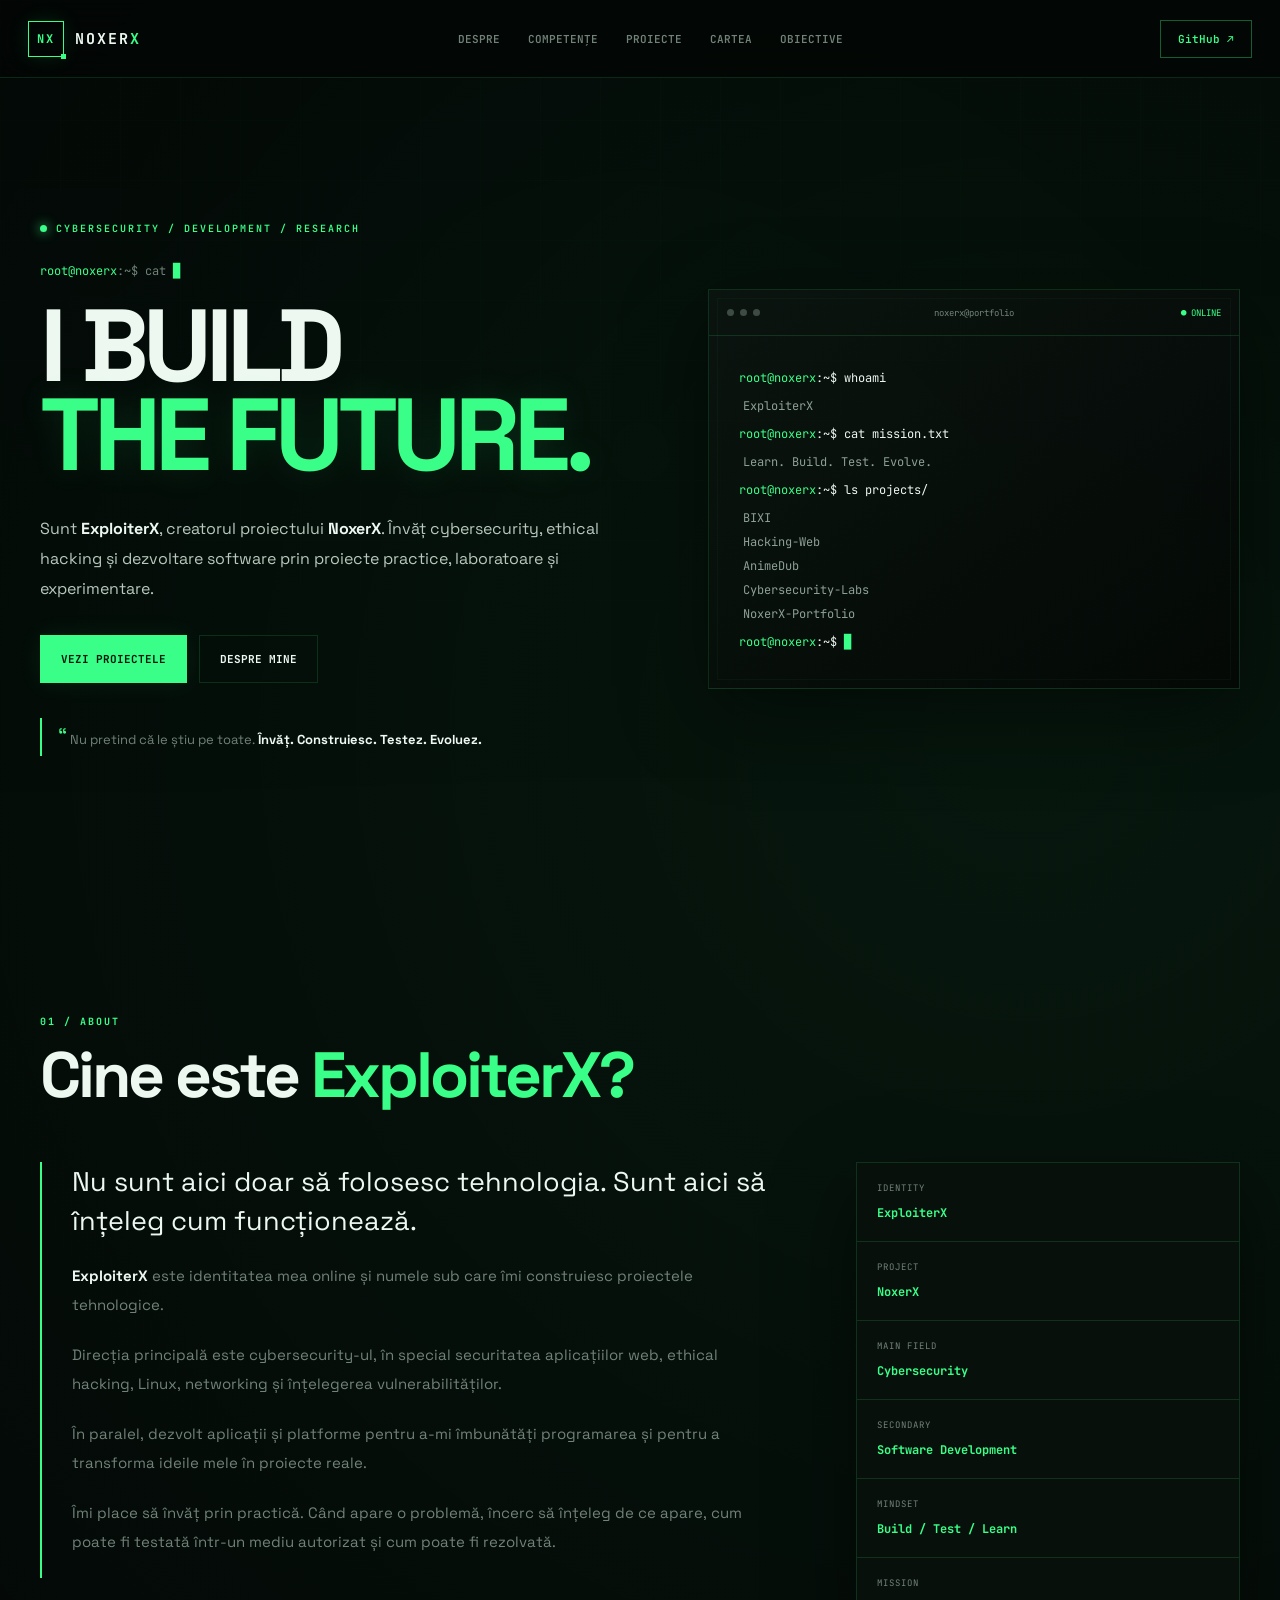
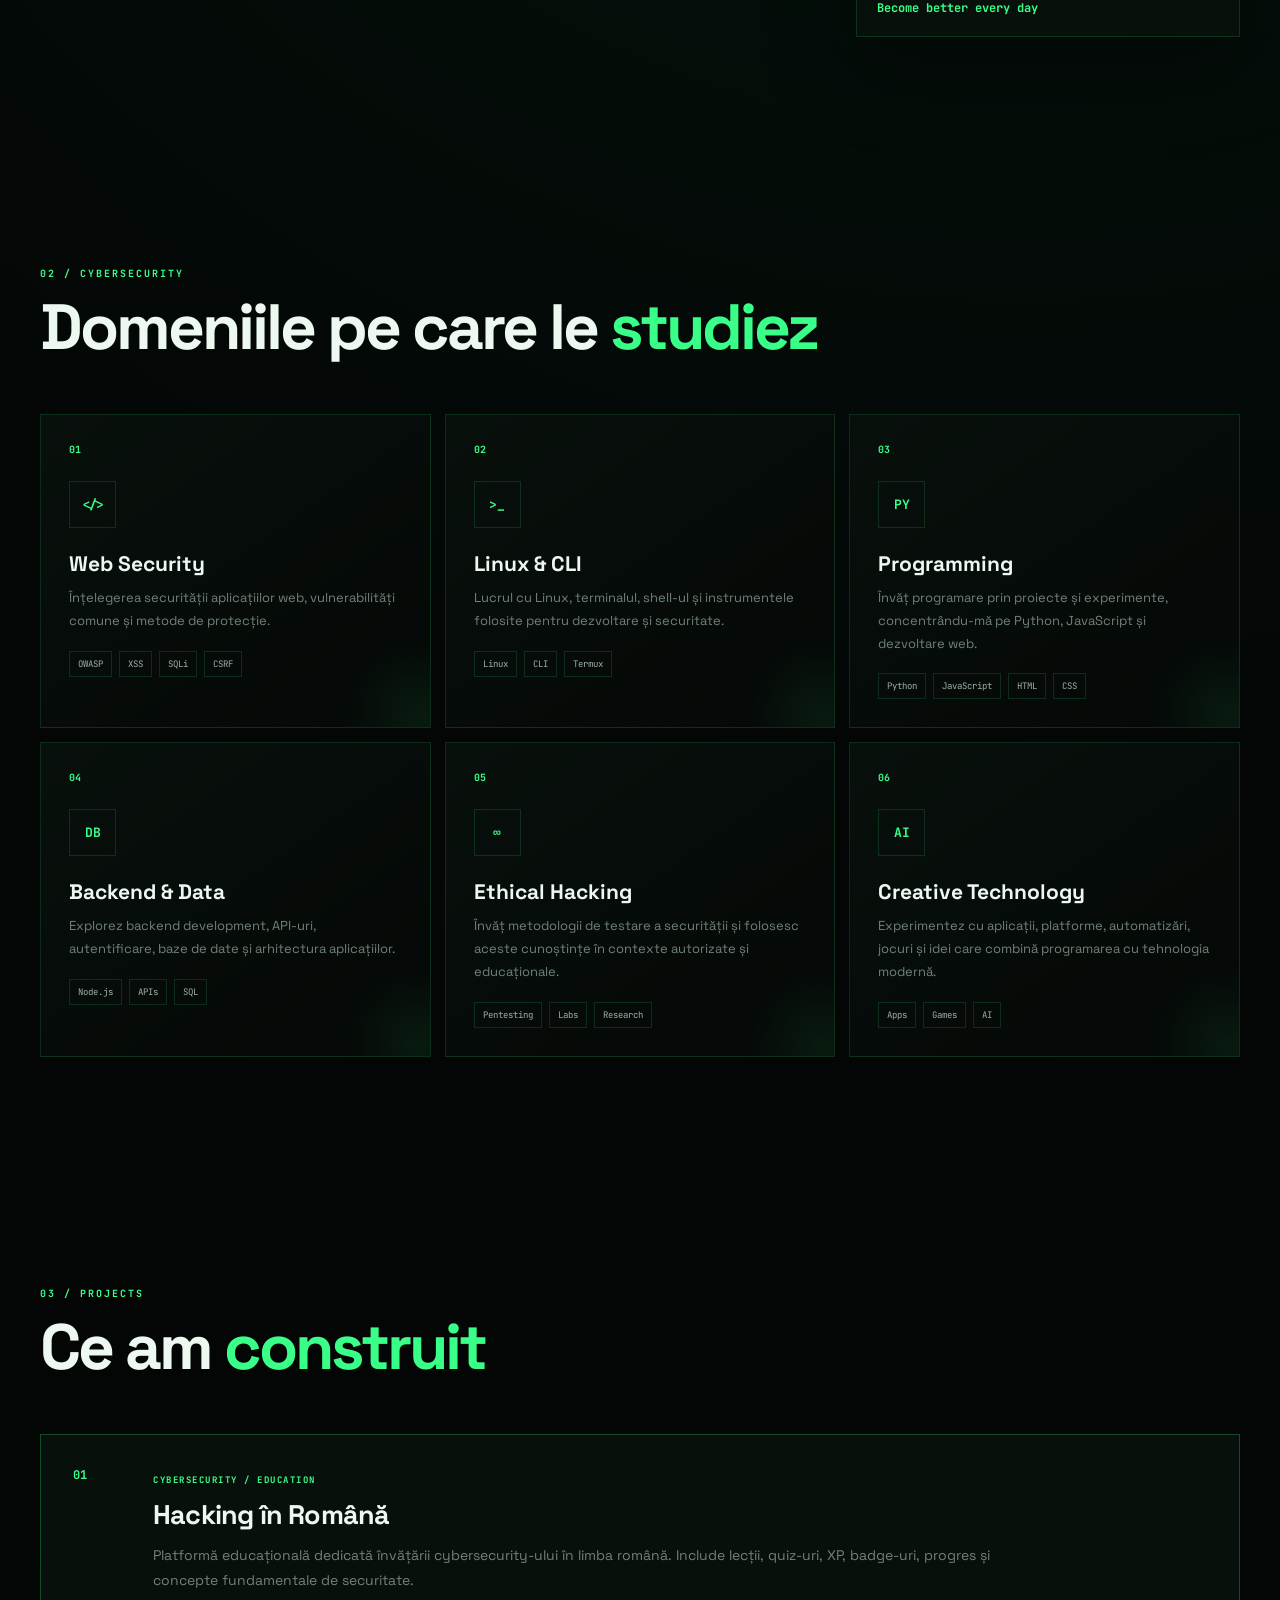
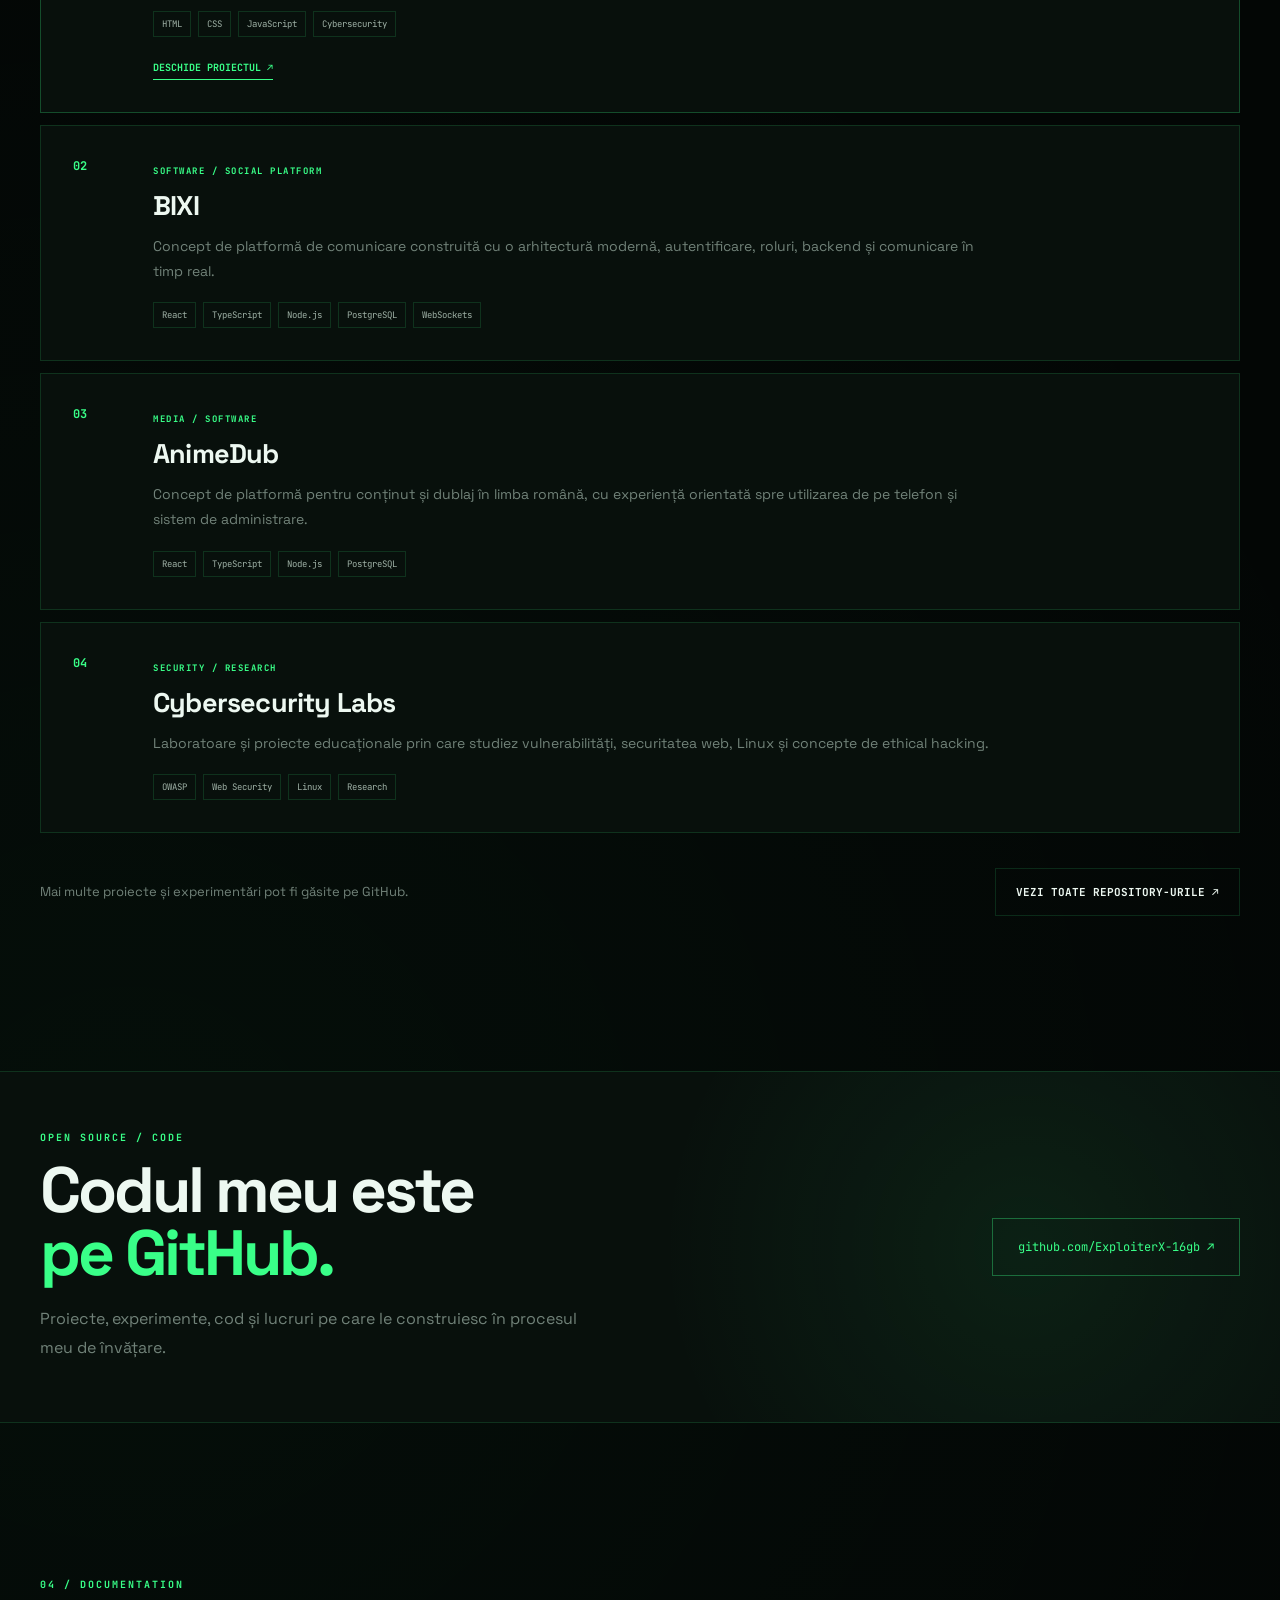
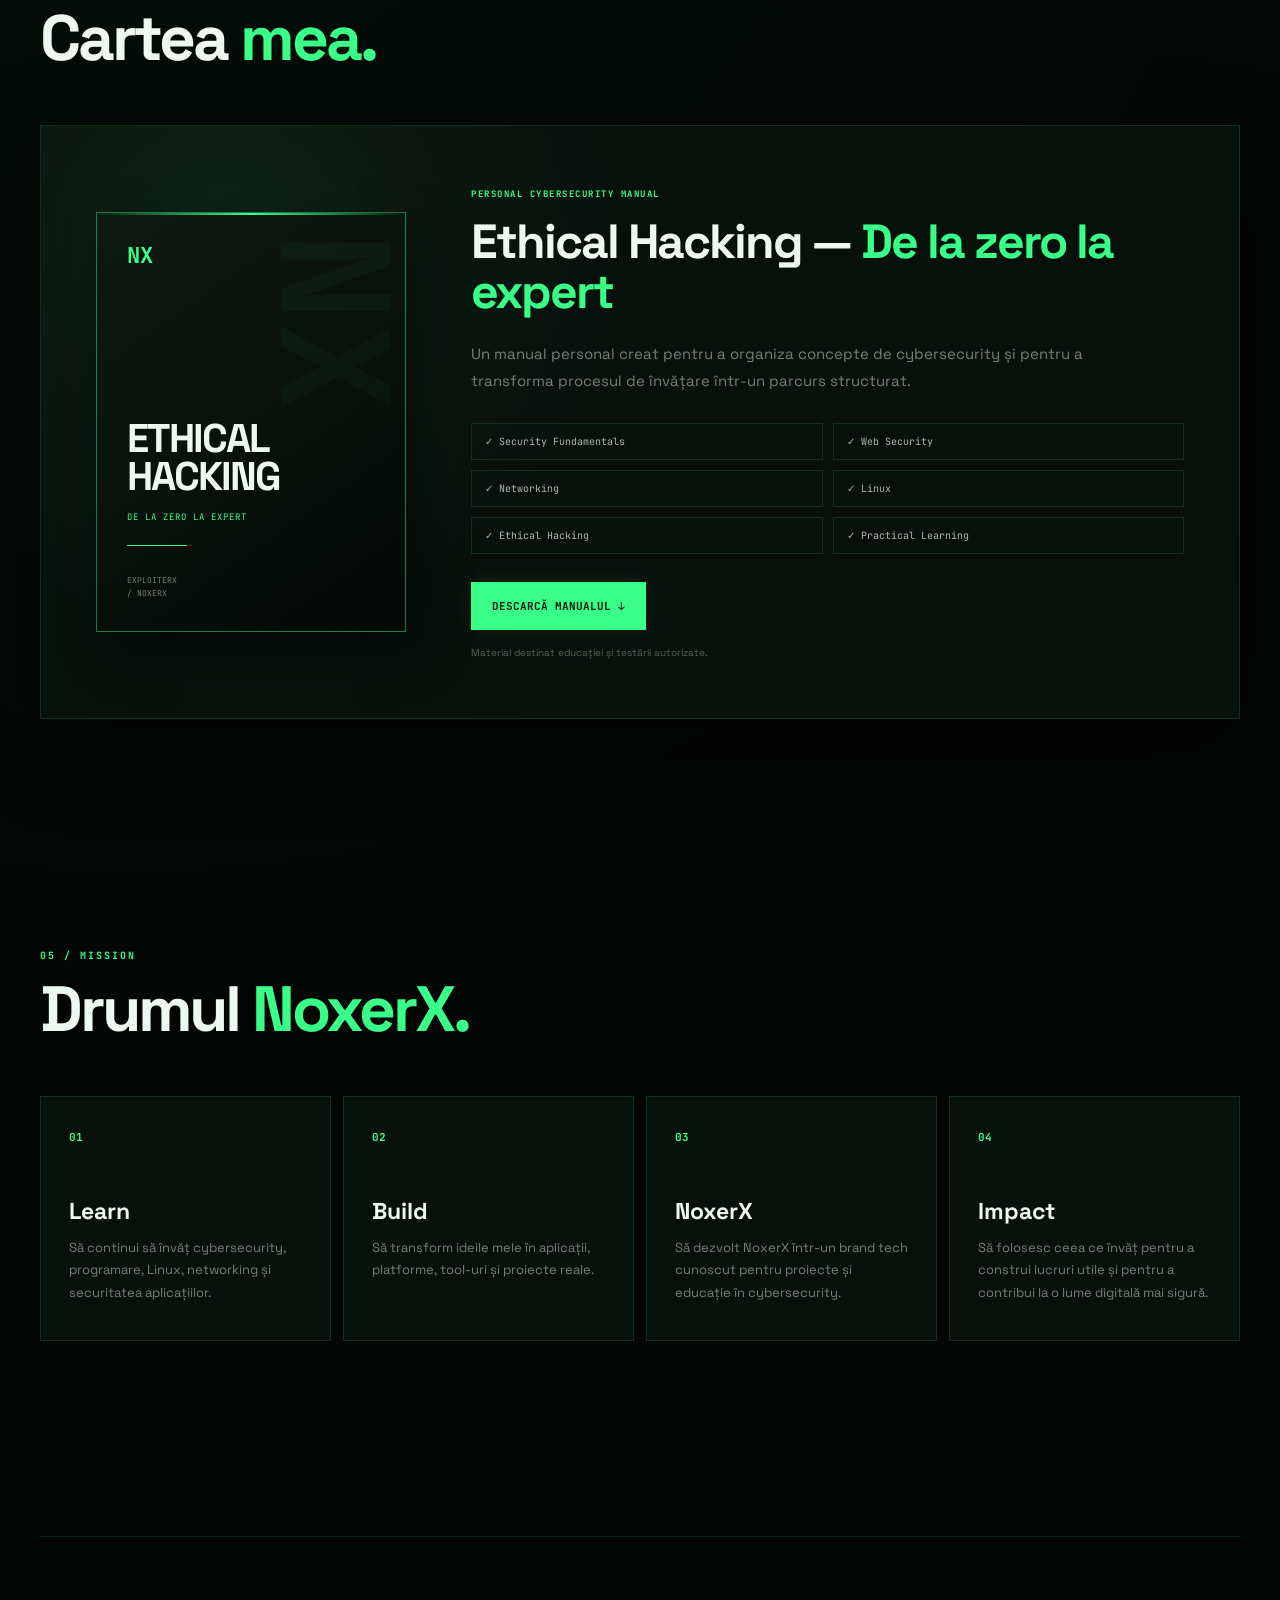
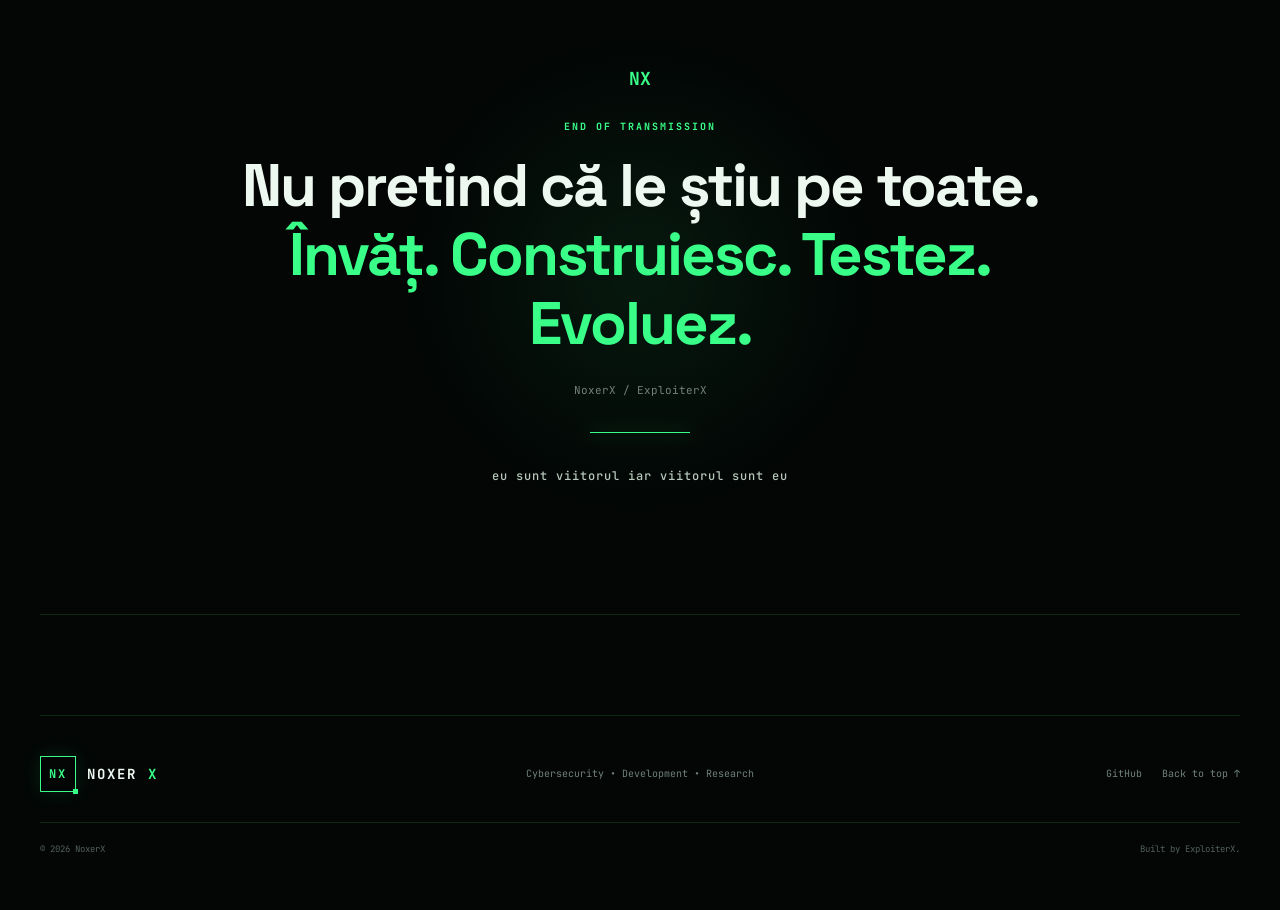
<file: index.html>
<!DOCTYPE html>
<html lang="ro">
<head>
    <meta charset="UTF-8">

    <meta name="viewport"
          content="width=device-width, initial-scale=1.0">

    <meta name="theme-color" content="#050807">

    <meta name="description"
          content="NoxerX — portofoliu personal de cybersecurity, ethical hacking, software development și proiecte tehnologice.">

    <meta name="keywords"
          content="NoxerX, ExploiterX, cybersecurity, ethical hacking, web security, Python, JavaScript, Linux, software development">

    <meta name="author" content="ExploiterX">

    <meta name="robots" content="index, follow">

    <!-- Open Graph -->
    <meta property="og:title"
          content="NoxerX — Cybersecurity & Technology">

    <meta property="og:description"
          content="Cybersecurity • Development • Research • Building the future">

    <meta property="og:type" content="website">

    <title>NoxerX — Cybersecurity & Technology</title>

    <link rel="stylesheet" href="style.css">
</head>

<body>

<!-- =====================================================
     BACKGROUND
===================================================== -->

<div class="background-grid"></div>
<div class="scanlines"></div>

<!-- =====================================================
     NAVBAR
===================================================== -->

<header class="navbar">

    <a href="#home" class="logo">
        <span class="logo-box">NX</span>
        <span>NOXER<span class="green">X</span></span>
    </a>

    <nav class="nav-links">

        <a href="#about">Despre</a>
        <a href="#skills">Competențe</a>
        <a href="#projects">Proiecte</a>
        <a href="#book">Cartea</a>
        <a href="#goals">Obiective</a>

    </nav>

    <a
        href="https://github.com/ExploiterX-16gb"
        target="_blank"
        rel="noopener noreferrer"
        class="github-button"
    >
        GitHub ↗
    </a>

    <button class="menu-button" id="menuButton">
        ☰
    </button>

</header>


<!-- =====================================================
     MOBILE MENU
===================================================== -->

<div class="mobile-menu" id="mobileMenu">

    <a href="#about">Despre</a>
    <a href="#skills">Competențe</a>
    <a href="#projects">Proiecte</a>
    <a href="#book">Cartea</a>
    <a href="#goals">Obiective</a>

    <a
        href="https://github.com/ExploiterX-16gb"
        target="_blank"
        rel="noopener noreferrer"
    >
        GitHub ↗
    </a>

</div>


<main>

<!-- =====================================================
     HERO
===================================================== -->

<section id="home" class="hero">

    <div class="hero-content">

        <div class="status-line">
            <span class="status-dot"></span>
            CYBERSECURITY / DEVELOPMENT / RESEARCH
        </div>

        <div class="small-terminal">
            <span class="terminal-green">root@noxerx</span>:~$
            <span id="typingText"></span>
            <span class="cursor">█</span>
        </div>

        <h1>
            I BUILD
            <span>THE FUTURE.</span>
        </h1>

        <p class="hero-description">

            Sunt <strong>ExploiterX</strong>, creatorul proiectului
            <strong>NoxerX</strong>.

            Învăț cybersecurity, ethical hacking și dezvoltare software
            prin proiecte practice, laboratoare și experimentare.

        </p>

        <div class="hero-buttons">

            <a href="#projects" class="button primary-button">
                Vezi proiectele
            </a>

            <a href="#about" class="button secondary-button">
                Despre mine
            </a>

        </div>

        <div class="hero-quote">

            <span>“</span>

            Nu pretind că le știu pe toate.
            <strong>Învăț. Construiesc. Testez. Evoluez.</strong>

        </div>

    </div>


    <!-- TERMINAL -->

    <div class="hero-terminal">

        <div class="terminal-header">

            <div class="terminal-dots">
                <span></span>
                <span></span>
                <span></span>
            </div>

            <div>noxerx@portfolio</div>

            <div class="online">
                ● ONLINE
            </div>

        </div>


        <div class="terminal-body">

            <p>
                <span class="green">root@noxerx</span>:~$
                whoami
            </p>

            <p class="terminal-output">
                ExploiterX
            </p>


            <p>
                <span class="green">root@noxerx</span>:~$
                cat mission.txt
            </p>

            <p class="terminal-output">
                Learn. Build. Test. Evolve.
            </p>


            <p>
                <span class="green">root@noxerx</span>:~$
                ls projects/
            </p>

            <p class="terminal-output">
                BIXI<br>
                Hacking-Web<br>
                AnimeDub<br>
                Cybersecurity-Labs<br>
                NoxerX-Portfolio
            </p>


            <p>
                <span class="green">root@noxerx</span>:~$
                <span class="cursor">█</span>
            </p>

        </div>

    </div>

</section>


<!-- =====================================================
     ABOUT
===================================================== -->

<section id="about" class="section">

    <div class="section-label">
        01 / ABOUT
    </div>

    <h2>
        Cine este <span>ExploiterX?</span>
    </h2>


    <div class="about-grid">

        <div class="about-text">

            <p class="large-text">

                Nu sunt aici doar să folosesc tehnologia.
                Sunt aici să înțeleg cum funcționează.

            </p>

            <p>

                <strong>ExploiterX</strong> este identitatea mea
                online și numele sub care îmi construiesc proiectele
                tehnologice.

            </p>

            <p>

                Direcția principală este cybersecurity-ul,
                în special securitatea aplicațiilor web,
                ethical hacking, Linux, networking și
                înțelegerea vulnerabilităților.

            </p>

            <p>

                În paralel, dezvolt aplicații și platforme pentru
                a-mi îmbunătăți programarea și pentru a transforma
                ideile mele în proiecte reale.

            </p>

            <p>

                Îmi place să învăț prin practică.
                Când apare o problemă, încerc să înțeleg
                de ce apare, cum poate fi testată într-un mediu
                autorizat și cum poate fi rezolvată.

            </p>

        </div>


        <div class="about-card">

            <div class="info-row">
                <span>IDENTITY</span>
                <strong>ExploiterX</strong>
            </div>

            <div class="info-row">
                <span>PROJECT</span>
                <strong>NoxerX</strong>
            </div>

            <div class="info-row">
                <span>MAIN FIELD</span>
                <strong>Cybersecurity</strong>
            </div>

            <div class="info-row">
                <span>SECONDARY</span>
                <strong>Software Development</strong>
            </div>

            <div class="info-row">
                <span>MINDSET</span>
                <strong>Build / Test / Learn</strong>
            </div>

            <div class="info-row">
                <span>MISSION</span>
                <strong>Become better every day</strong>
            </div>

        </div>

    </div>

</section>


<!-- =====================================================
     SECURITY
===================================================== -->

<section id="skills" class="section">

    <div class="section-label">
        02 / CYBERSECURITY
    </div>

    <h2>
        Domeniile pe care le <span>studiez</span>
    </h2>


    <div class="skills-grid">


        <article class="skill-card">

            <div class="skill-number">01</div>

            <div class="skill-icon">
                &lt;/&gt;
            </div>

            <h3>Web Security</h3>

            <p>

                Înțelegerea securității aplicațiilor web,
                vulnerabilități comune și metode de protecție.

            </p>

            <div class="tags">

                <span>OWASP</span>
                <span>XSS</span>
                <span>SQLi</span>
                <span>CSRF</span>

            </div>

        </article>


        <article class="skill-card">

            <div class="skill-number">02</div>

            <div class="skill-icon">
                &gt;_
            </div>

            <h3>Linux & CLI</h3>

            <p>

                Lucrul cu Linux, terminalul, shell-ul și
                instrumentele folosite pentru dezvoltare
                și securitate.

            </p>

            <div class="tags">

                <span>Linux</span>
                <span>CLI</span>
                <span>Termux</span>

            </div>

        </article>


        <article class="skill-card">

            <div class="skill-number">03</div>

            <div class="skill-icon">
                PY
            </div>

            <h3>Programming</h3>

            <p>

                Învăț programare prin proiecte și experimente,
                concentrându-mă pe Python, JavaScript și
                dezvoltare web.

            </p>

            <div class="tags">

                <span>Python</span>
                <span>JavaScript</span>
                <span>HTML</span>
                <span>CSS</span>

            </div>

        </article>


        <article class="skill-card">

            <div class="skill-number">04</div>

            <div class="skill-icon">
                DB
            </div>

            <h3>Backend & Data</h3>

            <p>

                Explorez backend development, API-uri,
                autentificare, baze de date și arhitectura
                aplicațiilor.

            </p>

            <div class="tags">

                <span>Node.js</span>
                <span>APIs</span>
                <span>SQL</span>

            </div>

        </article>


        <article class="skill-card">

            <div class="skill-number">05</div>

            <div class="skill-icon">
                ∞
            </div>

            <h3>Ethical Hacking</h3>

            <p>

                Învăț metodologii de testare a securității
                și folosesc aceste cunoștințe în contexte
                autorizate și educaționale.

            </p>

            <div class="tags">

                <span>Pentesting</span>
                <span>Labs</span>
                <span>Research</span>

            </div>

        </article>


        <article class="skill-card">

            <div class="skill-number">06</div>

            <div class="skill-icon">
                AI
            </div>

            <h3>Creative Technology</h3>

            <p>

                Experimentez cu aplicații, platforme,
                automatizări, jocuri și idei care combină
                programarea cu tehnologia modernă.

            </p>

            <div class="tags">

                <span>Apps</span>
                <span>Games</span>
                <span>AI</span>

            </div>

        </article>

    </div>

</section>


<!-- =====================================================
     PROJECTS
===================================================== -->

<section id="projects" class="section">

    <div class="section-label">
        03 / PROJECTS
    </div>

    <h2>
        Ce am <span>construit</span>
    </h2>


    <div class="projects-list">


        <article class="project-card featured-project">

            <div class="project-index">
                01
            </div>

            <div class="project-content">

                <span class="project-category">
                    CYBERSECURITY / EDUCATION
                </span>

                <h3>
                    Hacking în Română
                </h3>

                <p>

                    Platformă educațională dedicată
                    învățării cybersecurity-ului în limba română.

                    Include lecții, quiz-uri, XP, badge-uri,
                    progres și concepte fundamentale de securitate.

                </p>

                <div class="tags">

                    <span>HTML</span>
                    <span>CSS</span>
                    <span>JavaScript</span>
                    <span>Cybersecurity</span>

                </div>

                <a
                    href="https://ionutivan21.github.io/Hacking-web/index.html"
                    target="_blank"
                    rel="noopener noreferrer"
                    class="project-button"
                >
                    DESCHIDE PROIECTUL ↗
                </a>

            </div>

        </article>


        <article class="project-card">

            <div class="project-index">
                02
            </div>

            <div class="project-content">

                <span class="project-category">
                    SOFTWARE / SOCIAL PLATFORM
                </span>

                <h3>
                    BIXI
                </h3>

                <p>

                    Concept de platformă de comunicare construită
                    cu o arhitectură modernă, autentificare,
                    roluri, backend și comunicare în timp real.

                </p>

                <div class="tags">

                    <span>React</span>
                    <span>TypeScript</span>
                    <span>Node.js</span>
                    <span>PostgreSQL</span>
                    <span>WebSockets</span>

                </div>

            </div>

        </article>


        <article class="project-card">

            <div class="project-index">
                03
            </div>

            <div class="project-content">

                <span class="project-category">
                    MEDIA / SOFTWARE
                </span>

                <h3>
                    AnimeDub
                </h3>

                <p>

                    Concept de platformă pentru conținut și dublaj
                    în limba română, cu experiență orientată
                    spre utilizarea de pe telefon și sistem
                    de administrare.

                </p>

                <div class="tags">

                    <span>React</span>
                    <span>TypeScript</span>
                    <span>Node.js</span>
                    <span>PostgreSQL</span>

                </div>

            </div>

        </article>


        <article class="project-card">

            <div class="project-index">
                04
            </div>

            <div class="project-content">

                <span class="project-category">
                    SECURITY / RESEARCH
                </span>

                <h3>
                    Cybersecurity Labs
                </h3>

                <p>

                    Laboratoare și proiecte educaționale prin care
                    studiez vulnerabilități, securitatea web,
                    Linux și concepte de ethical hacking.

                </p>

                <div class="tags">

                    <span>OWASP</span>
                    <span>Web Security</span>
                    <span>Linux</span>
                    <span>Research</span>

                </div>

            </div>

        </article>


    </div>


    <div class="projects-footer">

        <p>
            Mai multe proiecte și experimentări pot fi găsite
            pe GitHub.
        </p>

        <a
            href="https://github.com/ExploiterX-16gb?tab=repositories"
            target="_blank"
            rel="noopener noreferrer"
            class="button secondary-button"
        >
            VEZI TOATE REPOSITORY-URILE ↗
        </a>

    </div>

</section>


<!-- =====================================================
     GITHUB
===================================================== -->

<section class="github-section">

    <div class="github-inner">

        <div>

            <div class="section-label">
                OPEN SOURCE / CODE
            </div>

            <h2>
                Codul meu este<br>
                <span>pe GitHub.</span>
            </h2>

            <p>

                Proiecte, experimente, cod și lucruri pe care
                le construiesc în procesul meu de învățare.

            </p>

        </div>


        <a
            href="https://github.com/ExploiterX-16gb"
            target="_blank"
            rel="noopener noreferrer"
            class="github-large-button"
        >
            github.com/ExploiterX-16gb ↗
        </a>

    </div>

</section>


<!-- =====================================================
     BOOK
===================================================== -->

<section id="book" class="section">

    <div class="section-label">
        04 / DOCUMENTATION
    </div>

    <h2>
        Cartea <span>mea.</span>
    </h2>


    <div class="book-container">


        <div class="book-cover">

            <div class="book-top">
                NX
            </div>

            <div class="book-title">
                ETHICAL<br>
                HACKING
            </div>

            <div class="book-subtitle">
                DE LA ZERO LA EXPERT
            </div>

            <div class="book-line"></div>

            <div class="book-author">
                EXPLOITERX<br>
                / NOXERX
            </div>

        </div>


        <div class="book-info">

            <span class="project-category">
                PERSONAL CYBERSECURITY MANUAL
            </span>

            <h3>
                Ethical Hacking —
                <span>De la zero la expert</span>
            </h3>

            <p>

                Un manual personal creat pentru a organiza
                concepte de cybersecurity și pentru a transforma
                procesul de învățare într-un parcurs structurat.

            </p>

            <div class="book-features">

                <div>✓ Security Fundamentals</div>
                <div>✓ Web Security</div>
                <div>✓ Networking</div>
                <div>✓ Linux</div>
                <div>✓ Ethical Hacking</div>
                <div>✓ Practical Learning</div>

            </div>

            <a
                href="ExploiterX_Ethical_Hacking_120_Capitole_3500_Pagini_REAL_REFAUT.pdf"
                class="button primary-button"
                download
            >
                DESCARCĂ MANUALUL ↓
            </a>

            <p class="small-note">

                Material destinat educației și testării
                autorizate.

            </p>

        </div>

    </div>

</section>


<!-- =====================================================
     GOALS
===================================================== -->

<section id="goals" class="section">

    <div class="section-label">
        05 / MISSION
    </div>

    <h2>
        Drumul <span>NoxerX.</span>
    </h2>


    <div class="goals-grid">


        <div class="goal-card">

            <span>01</span>

            <h3>
                Learn
            </h3>

            <p>

                Să continui să învăț cybersecurity,
                programare, Linux, networking și
                securitatea aplicațiilor.

            </p>

        </div>


        <div class="goal-card">

            <span>02</span>

            <h3>
                Build
            </h3>

            <p>

                Să transform ideile mele în aplicații,
                platforme, tool-uri și proiecte reale.

            </p>

        </div>


        <div class="goal-card">

            <span>03</span>

            <h3>
                NoxerX
            </h3>

            <p>

                Să dezvolt NoxerX într-un brand tech
                cunoscut pentru proiecte și educație
                în cybersecurity.

            </p>

        </div>


        <div class="goal-card">

            <span>04</span>

            <h3>
                Impact
            </h3>

            <p>

                Să folosesc ceea ce învăț pentru a construi
                lucruri utile și pentru a contribui la o
                lume digitală mai sigură.

            </p>

        </div>

    </div>

</section>


<!-- =====================================================
     FINAL MESSAGE
===================================================== -->

<section class="final-section">

    <div class="final-symbol">
        NX
    </div>

    <div class="section-label">
        END OF TRANSMISSION
    </div>

    <h2>

        Nu pretind că le știu pe toate.

        <span>
            Învăț. Construiesc. Testez. Evoluez.
        </span>

    </h2>

    <p>
        NoxerX / ExploiterX
    </p>

    <div class="final-line"></div>

    <h3>
        eu sunt viitorul iar viitorul sunt eu
    </h3>

</section>

</main>


<!-- =====================================================
     FOOTER
===================================================== -->

<footer>

    <div class="footer-top">

        <div class="footer-logo">

            <span class="logo-box">
                NX
            </span>

            NOXER<span class="green">X</span>

        </div>


        <div class="footer-description">

            Cybersecurity • Development • Research

        </div>


        <div class="footer-links">

            <a
                href="https://github.com/ExploiterX-16gb"
                target="_blank"
                rel="noopener noreferrer"
            >
                GitHub
            </a>

            <a href="#home">
                Back to top ↑
            </a>

        </div>

    </div>


    <div class="footer-bottom">

        <span>
            © <span id="year"></span> NoxerX
        </span>

        <span>
            Built by ExploiterX.
        </span>

    </div>

</footer>


<script src="script.js"></script>

</body>
</html>
</file>
<file: style.css>
@import url('https://fonts.googleapis.com/css2?family=JetBrains+Mono:wght@400;500;600;700&family=Space+Grotesk:wght@400;500;600;700&display=swap');

/* =====================================================
   NOXERX — GLOBAL
===================================================== */

:root {
    --bg: #030605;
    --bg-soft: #060b08;
    --panel: #08100c;
    --panel-light: #0b1510;

    --green: #39ff88;
    --green-dark: #16c963;

    --text: #edf8f1;
    --text-soft: #b7c8bd;
    --muted: #718279;

    --border: rgba(57, 255, 136, 0.14);
    --border-strong: rgba(57, 255, 136, 0.35);

    --shadow:
        0 25px 80px rgba(0, 0, 0, 0.45);

    --glow:
        0 0 35px rgba(57, 255, 136, 0.14);

    --max-width: 1200px;
}


* {
    margin: 0;
    padding: 0;
    box-sizing: border-box;
}


html {
    scroll-behavior: smooth;
}


body {
    min-height: 100vh;

    background:
        radial-gradient(
            circle at 80% 10%,
            rgba(57, 255, 136, 0.07),
            transparent 25%
        ),
        radial-gradient(
            circle at 10% 60%,
            rgba(57, 255, 136, 0.035),
            transparent 30%
        ),
        var(--bg);

    color: var(--text);

    font-family: "Space Grotesk", sans-serif;

    overflow-x: hidden;
}


body::selection {
    background: var(--green);
    color: #001b0b;
}


a {
    color: inherit;
    text-decoration: none;
}


button {
    font-family: inherit;
}


/* =====================================================
   BACKGROUND
===================================================== */

.background-grid {
    position: fixed;
    inset: 0;

    pointer-events: none;

    opacity: 0.24;

    background-image:
        linear-gradient(
            rgba(57, 255, 136, 0.08) 1px,
            transparent 1px
        ),
        linear-gradient(
            90deg,
            rgba(57, 255, 136, 0.08) 1px,
            transparent 1px
        );

    background-size: 60px 60px;

    mask-image:
        linear-gradient(
            to bottom,
            black 0%,
            rgba(0, 0, 0, 0.7) 35%,
            transparent 90%
        );

    z-index: -3;
}


.background-grid::after {
    content: "";

    position: absolute;
    inset: 0;

    background:
        radial-gradient(
            circle at center,
            transparent 0%,
            rgba(3, 6, 5, 0.65) 70%
        );
}


.scanlines {
    position: fixed;
    inset: 0;

    pointer-events: none;

    z-index: 50;

    opacity: 0.025;

    background:
        repeating-linear-gradient(
            to bottom,
            transparent 0px,
            transparent 3px,
            rgba(255, 255, 255, 0.15) 4px
        );
}


/* =====================================================
   NAVBAR
===================================================== */

.navbar {
    width: 100%;
    height: 78px;

    position: sticky;
    top: 0;

    z-index: 100;

    display: flex;
    align-items: center;
    justify-content: space-between;

    padding: 0 28px;

    background: rgba(3, 6, 5, 0.78);

    border-bottom: 1px solid var(--border);

    backdrop-filter: blur(18px);
    -webkit-backdrop-filter: blur(18px);

    transition: 0.3s ease;
}


.logo {
    display: flex;
    align-items: center;

    gap: 11px;

    font-family: "JetBrains Mono", monospace;

    font-size: 15px;
    font-weight: 700;

    letter-spacing: 2px;
}


.logo-box {
    width: 36px;
    height: 36px;

    display: grid;
    place-items: center;

    border: 1px solid var(--green);

    color: var(--green);

    font-family: "JetBrains Mono", monospace;
    font-size: 12px;

    box-shadow:
        0 0 20px rgba(57, 255, 136, 0.12);

    position: relative;
}


.logo-box::after {
    content: "";

    position: absolute;

    width: 5px;
    height: 5px;

    right: -3px;
    bottom: -3px;

    background: var(--green);
}


.green {
    color: var(--green);
}


.nav-links {
    display: flex;
    align-items: center;

    gap: 28px;
}


.nav-links a {
    position: relative;

    color: var(--muted);

    font-family: "JetBrains Mono", monospace;

    font-size: 11px;
    font-weight: 600;

    text-transform: uppercase;

    transition: 0.25s ease;
}


.nav-links a::after {
    content: "";

    position: absolute;

    left: 0;
    bottom: -8px;

    width: 0;
    height: 1px;

    background: var(--green);

    transition: 0.25s ease;
}


.nav-links a:hover {
    color: var(--green);
}


.nav-links a:hover::after {
    width: 100%;
}


.github-button {
    padding: 11px 17px;

    border: 1px solid var(--border-strong);

    color: var(--green);

    font-family: "JetBrains Mono", monospace;

    font-size: 11px;
    font-weight: 600;

    transition: 0.25s ease;
}


.github-button:hover {
    color: #001b0b;

    background: var(--green);

    box-shadow:
        0 0 30px rgba(57, 255, 136, 0.2);
}


.menu-button {
    display: none;

    border: 1px solid var(--border);

    background: transparent;

    color: var(--green);

    font-size: 20px;

    width: 40px;
    height: 40px;

    cursor: pointer;
}


/* =====================================================
   MOBILE MENU
===================================================== */

.mobile-menu {
    display: none;

    position: fixed;

    top: 78px;
    left: 0;

    width: 100%;

    z-index: 99;

    padding: 25px;

    background: rgba(3, 6, 5, 0.96);

    border-bottom: 1px solid var(--border);

    backdrop-filter: blur(20px);

    flex-direction: column;

    gap: 18px;
}


.mobile-menu.active {
    display: flex;
}


.mobile-menu a {
    color: var(--text-soft);

    font-family: "JetBrains Mono", monospace;

    font-size: 12px;

    padding: 8px 0;

    border-bottom: 1px solid var(--border);
}


.mobile-menu a:hover {
    color: var(--green);
}


/* =====================================================
   HERO
===================================================== */

.hero {
    width: min(
        calc(100% - 48px),
        var(--max-width)
    );

    min-height: calc(100vh - 78px);

    margin: 0 auto;

    padding: 100px 0;

    display: grid;

    grid-template-columns:
        minmax(0, 1.05fr)
        minmax(350px, 0.95fr);

    align-items: center;

    gap: 80px;
}


.hero-content {
    position: relative;
}


.status-line {
    display: flex;
    align-items: center;

    gap: 9px;

    color: var(--green);

    font-family: "JetBrains Mono", monospace;

    font-size: 10px;
    font-weight: 600;

    letter-spacing: 2px;
}


.status-dot {
    width: 7px;
    height: 7px;

    border-radius: 50%;

    background: var(--green);

    box-shadow:
        0 0 12px var(--green);

    animation: pulse 2s infinite;
}


.small-terminal {
    margin-top: 28px;

    color: var(--muted);

    font-family: "JetBrains Mono", monospace;

    font-size: 12px;
}


.terminal-green {
    color: var(--green);
}


.cursor {
    color: var(--green);

    animation: blink 1s infinite;
}


.hero h1 {
    margin-top: 22px;

    font-size: clamp(
        60px,
        8vw,
        108px
    );

    line-height: 0.87;

    letter-spacing: -6px;

    font-weight: 700;
}


.hero h1 span {
    display: block;

    color: var(--green);

    text-shadow:
        0 0 35px rgba(57, 255, 136, 0.12);
}


.hero-description {
    max-width: 650px;

    margin-top: 35px;

    color: var(--text-soft);

    font-size: 16px;

    line-height: 1.85;
}


.hero-description strong {
    color: var(--text);
}


.hero-buttons {
    display: flex;

    gap: 12px;

    margin-top: 32px;
}


.button {
    display: inline-flex;

    align-items: center;
    justify-content: center;

    min-height: 48px;

    padding: 0 20px;

    border: 1px solid var(--border);

    font-family: "JetBrains Mono", monospace;

    font-size: 11px;
    font-weight: 700;

    text-transform: uppercase;

    transition:
        transform 0.25s ease,
        background 0.25s ease,
        color 0.25s ease,
        border 0.25s ease,
        box-shadow 0.25s ease;
}


.button:hover {
    transform: translateY(-2px);
}


.primary-button {
    color: #001b0b;

    background: var(--green);

    border-color: var(--green);

    box-shadow:
        0 0 25px rgba(57, 255, 136, 0.08);
}


.primary-button:hover {
    box-shadow:
        0 0 35px rgba(57, 255, 136, 0.22);
}


.secondary-button {
    color: var(--text);

    background: transparent;
}


.secondary-button:hover {
    color: var(--green);

    border-color: var(--green);

    background: rgba(57, 255, 136, 0.04);
}


.hero-quote {
    margin-top: 35px;

    padding-left: 16px;

    border-left: 2px solid var(--green);

    color: var(--muted);

    font-size: 13px;

    line-height: 1.7;
}


.hero-quote span {
    color: var(--green);

    font-size: 22px;
}


.hero-quote strong {
    color: var(--text);
}


/* =====================================================
   TERMINAL
===================================================== */

.hero-terminal {
    position: relative;

    background:
        linear-gradient(
            145deg,
            rgba(11, 21, 16, 0.95),
            rgba(4, 8, 6, 0.95)
        );

    border: 1px solid var(--border);

    box-shadow: var(--shadow);

    animation: floating 5s ease-in-out infinite;
}


.hero-terminal::before {
    content: "";

    position: absolute;

    inset: 8px;

    border: 1px solid rgba(
        57,
        255,
        136,
        0.035
    );

    pointer-events: none;
}


.terminal-header {
    height: 46px;

    display: grid;

    grid-template-columns: 1fr 1fr 1fr;

    align-items: center;

    padding: 0 18px;

    border-bottom: 1px solid var(--border);

    color: var(--muted);

    font-family: "JetBrains Mono", monospace;

    font-size: 9px;
}


.terminal-header > div:nth-child(2) {
    text-align: center;
}


.terminal-dots {
    display: flex;

    gap: 6px;
}


.terminal-dots span {
    width: 7px;
    height: 7px;

    border-radius: 50%;

    background: var(--muted);

    opacity: 0.5;
}


.online {
    text-align: right;

    color: var(--green);

    font-size: 9px;
}


.terminal-body {
    min-height: 330px;

    padding: 30px;

    font-family: "JetBrains Mono", monospace;

    font-size: 12px;

    line-height: 2;

    overflow: hidden;
}


.terminal-body p {
    margin-bottom: 4px;
}


.terminal-body .green {
    color: var(--green);
}


.terminal-output {
    color: #8da096;

    padding-left: 4px;
}


/* =====================================================
   SECTIONS
===================================================== */

.section {
    width: min(
        calc(100% - 48px),
        var(--max-width)
    );

    margin: 0 auto;

    padding: 115px 0;
}


.section-label {
    margin-bottom: 15px;

    color: var(--green);

    font-family: "JetBrains Mono", monospace;

    font-size: 10px;
    font-weight: 700;

    letter-spacing: 2px;
}


.section h2 {
    margin-bottom: 55px;

    font-size: clamp(
        40px,
        5vw,
        65px
    );

    line-height: 1;

    letter-spacing: -3px;
}


.section h2 span {
    color: var(--green);
}


/* =====================================================
   ABOUT
===================================================== */

.about-grid {
    display: grid;

    grid-template-columns:
        minmax(0, 1.45fr)
        minmax(300px, 0.75fr);

    gap: 75px;

    align-items: start;
}


.about-text {
    padding-left: 30px;

    border-left: 2px solid var(--green);
}


.about-text p {
    color: var(--muted);

    font-size: 15px;

    line-height: 1.9;

    margin-bottom: 22px;
}


.about-text .large-text {
    color: var(--text);

    font-size: 27px;

    line-height: 1.45;
}


.about-text strong {
    color: var(--text);
}


.about-card {
    background: var(--panel);

    border: 1px solid var(--border);

    box-shadow: var(--shadow);
}


.info-row {
    padding: 19px 20px;

    border-bottom: 1px solid var(--border);
}


.info-row:last-child {
    border-bottom: none;
}


.info-row span {
    display: block;

    margin-bottom: 7px;

    color: var(--muted);

    font-family: "JetBrains Mono", monospace;

    font-size: 9px;

    letter-spacing: 1px;
}


.info-row strong {
    color: var(--green);

    font-family: "JetBrains Mono", monospace;

    font-size: 12px;
}


/* =====================================================
   SKILLS
===================================================== */

.skills-grid {
    display: grid;

    grid-template-columns:
        repeat(3, 1fr);

    gap: 14px;
}


.skill-card {
    min-height: 275px;

    padding: 28px;

    background:
        linear-gradient(
            145deg,
            var(--panel),
            rgba(5, 9, 7, 0.85)
        );

    border: 1px solid var(--border);

    position: relative;

    overflow: hidden;

    transition:
        transform 0.3s ease,
        border-color 0.3s ease,
        box-shadow 0.3s ease;
}


.skill-card::after {
    content: "";

    position: absolute;

    right: -70px;
    bottom: -70px;

    width: 160px;
    height: 160px;

    border-radius: 50%;

    background:
        radial-gradient(
            circle,
            rgba(57, 255, 136, 0.08),
            transparent 70%
        );
}


.skill-card:hover {
    transform: translateY(-6px);

    border-color: var(--border-strong);

    box-shadow: var(--glow);
}


.skill-number {
    color: var(--green);

    font-family: "JetBrains Mono", monospace;

    font-size: 10px;
    font-weight: 700;
}


.skill-icon {
    margin-top: 25px;

    width: 47px;
    height: 47px;

    display: grid;
    place-items: center;

    border: 1px solid var(--border);

    color: var(--green);

    font-family: "JetBrains Mono", monospace;

    font-size: 13px;
    font-weight: 700;
}


.skill-card h3 {
    margin-top: 22px;

    font-size: 21px;
}


.skill-card p {
    margin-top: 10px;

    color: var(--muted);

    font-size: 13px;

    line-height: 1.75;
}


/* =====================================================
   TAGS
===================================================== */

.tags {
    display: flex;

    flex-wrap: wrap;

    gap: 7px;

    margin-top: 18px;
}


.tags span {
    padding: 6px 8px;

    border: 1px solid var(--border);

    color: #9eb0a5;

    font-family: "JetBrains Mono", monospace;

    font-size: 9px;

    transition: 0.2s ease;
}


.tags span:hover {
    color: var(--green);

    border-color: var(--border-strong);

    background:
        rgba(57, 255, 136, 0.035);
}


/* =====================================================
   PROJECTS
===================================================== */

.projects-list {
    display: grid;

    gap: 12px;
}


.project-card {
    display: grid;

    grid-template-columns: 60px 1fr;

    gap: 20px;

    padding: 32px;

    background: var(--panel);

    border: 1px solid var(--border);

    position: relative;

    transition:
        transform 0.3s ease,
        border-color 0.3s ease,
        background 0.3s ease;
}


.project-card:hover {
    transform: translateX(5px);

    border-color: var(--border-strong);

    background: var(--panel-light);
}


.featured-project {
    border-color:
        rgba(57, 255, 136, 0.25);
}


.project-index {
    color: var(--green);

    font-family: "JetBrains Mono", monospace;

    font-size: 12px;
    font-weight: 700;
}


.project-category {
    display: inline-block;

    color: var(--green);

    font-family: "JetBrains Mono", monospace;

    font-size: 9px;

    font-weight: 700;

    letter-spacing: 1.5px;
}


.project-content h3 {
    margin-top: 9px;

    font-size: 27px;

    letter-spacing: -0.8px;
}


.project-content p {
    max-width: 850px;

    margin-top: 11px;

    color: var(--muted);

    font-size: 14px;

    line-height: 1.8;
}


.project-button {
    display: inline-flex;

    margin-top: 24px;

    padding-bottom: 5px;

    border-bottom: 1px solid var(--green);

    color: var(--green);

    font-family: "JetBrains Mono", monospace;

    font-size: 10px;
    font-weight: 700;

    transition: 0.2s ease;
}


.project-button:hover {
    letter-spacing: 0.5px;
}


.projects-footer {
    margin-top: 35px;

    display: flex;

    align-items: center;
    justify-content: space-between;

    gap: 20px;
}


.projects-footer p {
    color: var(--muted);

    font-size: 13px;
}


/* =====================================================
   GITHUB SECTION
===================================================== */

.github-section {
    width: 100%;

    margin: 40px 0;

    border-top: 1px solid var(--border);
    border-bottom: 1px solid var(--border);

    background:
        radial-gradient(
            circle at 80% 50%,
            rgba(57, 255, 136, 0.07),
            transparent 35%
        ),
        var(--panel);
}


.github-inner {
    width: min(
        calc(100% - 48px),
        var(--max-width)
    );

    min-height: 350px;

    margin: auto;

    display: flex;

    align-items: center;
    justify-content: space-between;

    gap: 50px;
}


.github-inner h2 {
    margin-top: 15px;

    font-size: clamp(
        40px,
        5vw,
        65px
    );

    line-height: 0.98;

    letter-spacing: -3px;
}


.github-inner h2 span {
    color: var(--green);
}


.github-inner p {
    max-width: 550px;

    margin-top: 20px;

    color: var(--muted);

    line-height: 1.8;
}


.github-large-button {
    padding: 20px 25px;

    border: 1px solid var(--border-strong);

    color: var(--green);

    font-family: "JetBrains Mono", monospace;

    font-size: 12px;

    white-space: nowrap;

    transition: 0.25s ease;
}


.github-large-button:hover {
    background: var(--green);

    color: #001b0b;

    box-shadow:
        0 0 35px rgba(57, 255, 136, 0.18);
}


/* =====================================================
   BOOK
===================================================== */

.book-container {
    display: grid;

    grid-template-columns:
        310px
        minmax(0, 1fr);

    gap: 65px;

    align-items: center;

    padding: 55px;

    background:
        radial-gradient(
            circle at 15% 20%,
            rgba(57, 255, 136, 0.08),
            transparent 35%
        ),
        var(--panel);

    border: 1px solid var(--border);

    box-shadow: var(--shadow);
}


/* BOOK COVER */

.book-cover {
    min-height: 420px;

    padding: 30px;

    display: flex;

    flex-direction: column;

    justify-content: flex-end;

    position: relative;

    overflow: hidden;

    background:
        linear-gradient(
            145deg,
            #0d1b13,
            #040806
        );

    border: 1px solid
        rgba(57, 255, 136, 0.45);

    box-shadow:
        15px 20px 45px rgba(0, 0, 0, 0.4);
}


.book-cover::before {
    content: "NX";

    position: absolute;

    top: 10px;
    right: -20px;

    font-family: "JetBrains Mono", monospace;

    font-size: 150px;
    font-weight: 700;

    color: rgba(57, 255, 136, 0.035);

    transform: rotate(90deg);
}


.book-cover::after {
    content: "";

    position: absolute;

    top: 0;
    left: 0;

    width: 100%;
    height: 2px;

    background:
        linear-gradient(
            90deg,
            transparent,
            var(--green),
            transparent
        );

    animation: bookScan 3s infinite;
}


.book-top {
    position: absolute;

    top: 28px;
    left: 30px;

    color: var(--green);

    font-family: "JetBrains Mono", monospace;

    font-size: 22px;
    font-weight: 700;
}


.book-title {
    position: relative;

    font-size: 40px;

    font-weight: 700;

    line-height: 0.95;

    letter-spacing: -2px;
}


.book-subtitle {
    margin-top: 15px;

    color: var(--green);

    font-family: "JetBrains Mono", monospace;

    font-size: 9px;

    letter-spacing: 1px;
}


.book-line {
    width: 60px;
    height: 1px;

    margin-top: 22px;

    background: var(--green);
}


.book-author {
    margin-top: 28px;

    color: var(--muted);

    font-family: "JetBrains Mono", monospace;

    font-size: 8px;

    line-height: 1.7;
}


/* BOOK INFO */

.book-info h3 {
    margin-top: 15px;

    max-width: 700px;

    font-size: 48px;

    line-height: 1.05;

    letter-spacing: -2px;
}


.book-info h3 span {
    color: var(--green);
}


.book-info > p {
    max-width: 650px;

    margin-top: 22px;

    color: var(--muted);

    font-size: 15px;

    line-height: 1.85;
}


.book-features {
    display: grid;

    grid-template-columns:
        repeat(2, minmax(150px, 1fr));

    gap: 10px;

    margin: 28px 0;
}


.book-features div {
    padding: 11px 13px;

    border: 1px solid var(--border);

    color: #a9b9b0;

    font-family: "JetBrains Mono", monospace;

    font-size: 10px;
}


.small-note {
    margin-top: 14px !important;

    font-size: 10px !important;

    color: #52635a !important;
}


/* =====================================================
   GOALS
===================================================== */

.goals-grid {
    display: grid;

    grid-template-columns:
        repeat(4, 1fr);

    gap: 12px;
}


.goal-card {
    min-height: 245px;

    padding: 28px;

    border: 1px solid var(--border);

    background: var(--panel);

    transition:
        transform 0.3s ease,
        border-color 0.3s ease;
}


.goal-card:hover {
    transform: translateY(-6px);

    border-color: var(--border-strong);
}


.goal-card > span {
    color: var(--green);

    font-family: "JetBrains Mono", monospace;

    font-size: 11px;

    font-weight: 700;
}


.goal-card h3 {
    margin-top: 50px;

    font-size: 23px;
}


.goal-card p {
    margin-top: 11px;

    color: var(--muted);

    font-size: 13px;

    line-height: 1.75;
}


/* =====================================================
   FINAL SECTION
===================================================== */

.final-section {
    width: min(
        calc(100% - 48px),
        var(--max-width)
    );

    margin: 80px auto 100px;

    padding: 130px 30px;

    text-align: center;

    position: relative;

    border-top: 1px solid var(--border);
    border-bottom: 1px solid var(--border);

    overflow: hidden;
}


.final-section::before {
    content: "";

    position: absolute;

    width: 500px;
    height: 500px;

    top: 50%;
    left: 50%;

    transform:
        translate(-50%, -50%);

    border-radius: 50%;

    background:
        radial-gradient(
            circle,
            rgba(57, 255, 136, 0.08),
            transparent 68%
        );

    pointer-events: none;
}


.final-symbol {
    position: relative;

    color: var(--green);

    font-family: "JetBrains Mono", monospace;

    font-size: 18px;
    font-weight: 700;

    margin-bottom: 30px;
}


.final-section h2 {
    position: relative;

    max-width: 900px;

    margin: 18px auto 0;

    font-size: clamp(
        35px,
        5vw,
        60px
    );

    line-height: 1.15;

    letter-spacing: -2px;
}


.final-section h2 span {
    display: block;

    color: var(--green);
}


.final-section > p {
    position: relative;

    margin-top: 25px;

    color: var(--muted);

    font-family: "JetBrains Mono", monospace;

    font-size: 11px;
}


.final-line {
    width: 100px;
    height: 1px;

    margin: 35px auto;

    background: var(--green);

    box-shadow:
        0 0 15px rgba(57, 255, 136, 0.5);
}


.final-section h3 {
    position: relative;

    color: var(--text-soft);

    font-family: "JetBrains Mono", monospace;

    font-size: 12px;

    font-weight: 500;

    letter-spacing: 1px;
}


/* =====================================================
   FOOTER
===================================================== */

footer {
    width: min(
        calc(100% - 48px),
        var(--max-width)
    );

    margin: auto;

    padding: 40px 0 55px;

    border-top: 1px solid var(--border);
}


.footer-top {
    display: grid;

    grid-template-columns:
        1fr
        1fr
        1fr;

    gap: 25px;

    align-items: center;
}


.footer-logo {
    display: flex;

    align-items: center;

    gap: 11px;

    font-family: "JetBrains Mono", monospace;

    font-size: 14px;

    font-weight: 700;

    letter-spacing: 2px;
}


.footer-description {
    color: var(--muted);

    font-family: "JetBrains Mono", monospace;

    font-size: 10px;

    text-align: center;
}


.footer-links {
    display: flex;

    justify-content: flex-end;

    gap: 20px;
}


.footer-links a {
    color: var(--muted);

    font-family: "JetBrains Mono", monospace;

    font-size: 10px;

    transition: 0.2s ease;
}


.footer-links a:hover {
    color: var(--green);
}


.footer-bottom {
    display: flex;

    justify-content: space-between;

    gap: 20px;

    margin-top: 30px;

    padding-top: 20px;

    border-top: 1px solid var(--border);

    color: #526159;

    font-family: "JetBrains Mono", monospace;

    font-size: 9px;
}


/* =====================================================
   ANIMATIONS
===================================================== */

@keyframes blink {

    0%,
    45% {
        opacity: 1;
    }

    50%,
    100% {
        opacity: 0;
    }
}


@keyframes pulse {

    0% {
        box-shadow:
            0 0 0 0 rgba(57, 255, 136, 0.5);
    }

    70% {
        box-shadow:
            0 0 0 8px rgba(57, 255, 136, 0);
    }

    100% {
        box-shadow:
            0 0 0 0 rgba(57, 255, 136, 0);
    }
}


@keyframes floating {

    0%,
    100% {
        transform: translateY(0);
    }

    50% {
        transform: translateY(-8px);
    }
}


@keyframes bookScan {

    0% {
        top: 0;
        opacity: 0;
    }

    20% {
        opacity: 1;
    }

    80% {
        opacity: 1;
    }

    100% {
        top: 100%;
        opacity: 0;
    }
}


/* =====================================================
   RESPONSIVE — TABLET
===================================================== */

@media (max-width: 1000px) {

    .nav-links {
        gap: 17px;
    }


    .hero {
        grid-template-columns: 1fr;

        gap: 60px;

        padding-top: 80px;
    }


    .hero-terminal {
        max-width: 750px;

        width: 100%;

        margin: auto;
    }


    .skills-grid {
        grid-template-columns:
            repeat(2, 1fr);
    }


    .about-grid {
        grid-template-columns: 1fr;

        gap: 40px;
    }


    .about-card {
        max-width: 650px;
    }


    .goals-grid {
        grid-template-columns:
            repeat(2, 1fr);
    }


    .book-container {
        grid-template-columns: 250px 1fr;

        gap: 40px;

        padding: 40px;
    }


    .book-cover {
        min-height: 370px;
    }


    .book-info h3 {
        font-size: 39px;
    }

}


/* =====================================================
   RESPONSIVE — MOBILE
===================================================== */

@media (max-width: 720px) {

    .navbar {
        height: 70px;

        padding: 0 18px;
    }


    .nav-links,
    .github-button {
        display: none;
    }


    .menu-button {
        display: block;
    }


    .mobile-menu {
        top: 70px;
    }


    .hero,
    .section,
    .github-inner,
    footer,
    .final-section {
        width: min(
            calc(100% - 36px),
            var(--max-width)
        );
    }


    .hero {
        min-height: auto;

        padding: 80px 0 100px;

        gap: 55px;
    }


    .hero h1 {
        font-size: clamp(
            54px,
            16vw,
            80px
        );

        letter-spacing: -4px;
    }


    .hero-description {
        font-size: 14px;
    }


    .hero-buttons {
        flex-direction: column;

        align-items: stretch;
    }


    .hero-terminal {
        width: 100%;
    }


    .terminal-header {
        grid-template-columns:
            1fr auto;

        height: 42px;
    }


    .terminal-header > div:nth-child(2) {
        display: none;
    }


    .terminal-body {
        min-height: 300px;

        padding: 22px;

        font-size: 10px;

        overflow-x: auto;
    }


    .section {
        padding: 85px 0;
    }


    .section h2 {
        font-size: 42px;

        letter-spacing: -2px;

        margin-bottom: 40px;
    }


    .about-text {
        padding-left: 20px;
    }


    .about-text .large-text {
        font-size: 22px;
    }


    .skills-grid {
        grid-template-columns: 1fr;
    }


    .skill-card {
        min-height: 245px;
    }


    .project-card {
        grid-template-columns: 35px 1fr;

        padding: 24px 20px;
    }


    .project-content h3 {
        font-size: 23px;
    }


    .project-content p {
        font-size: 13px;
    }


    .projects-footer {
        flex-direction: column;

        align-items: stretch;
    }


    .projects-footer .button {
        width: 100%;
    }


    .github-inner {
        min-height: 420px;

        padding: 80px 0;

        flex-direction: column;

        align-items: flex-start;

        justify-content: center;
    }


    .github-large-button {
        width: 100%;

        text-align: center;

        overflow: hidden;

        text-overflow: ellipsis;
    }


    .book-container {
        grid-template-columns: 1fr;

        padding: 28px;

        gap: 45px;
    }


    .book-cover {
        width: min(100%, 280px);

        margin: auto;
    }


    .book-info h3 {
        font-size: 36px;
    }


    .book-features {
        grid-template-columns: 1fr;
    }


    .goals-grid {
        grid-template-columns: 1fr;
    }


    .goal-card {
        min-height: 210px;
    }


    .final-section {
        margin-top: 50px;

        padding: 100px 10px;
    }


    .final-section h2 {
        font-size: 34px;

        letter-spacing: -1.5px;
    }


    .final-section h3 {
        font-size: 10px;

        line-height: 1.8;
    }


    .footer-top {
        grid-template-columns: 1fr;

        align-items: start;
    }


    .footer-description {
        text-align: left;
    }


    .footer-links {
        justify-content: flex-start;
    }


    .footer-bottom {
        flex-direction: column;
    }

}


/* =====================================================
   VERY SMALL PHONES
===================================================== */

@media (max-width: 400px) {

    .hero h1 {
        font-size: 50px;

        letter-spacing: -3px;
    }


    .section h2 {
        font-size: 36px;
    }


    .book-container {
        padding: 20px;
    }


    .book-cover {
        min-height: 340px;
    }


    .book-title {
        font-size: 34px;
    }


    .terminal-body {
        font-size: 9px;
    }

}


/* =====================================================
   ACCESSIBILITY
===================================================== */

@media (prefers-reduced-motion: reduce) {

    *,
    *::before,
    *::after {
        scroll-behavior: auto !important;

        animation-duration: 0.01ms !important;

        animation-iteration-count: 1 !important;

        transition-duration: 0.01ms !important;
    }

}
</file>
